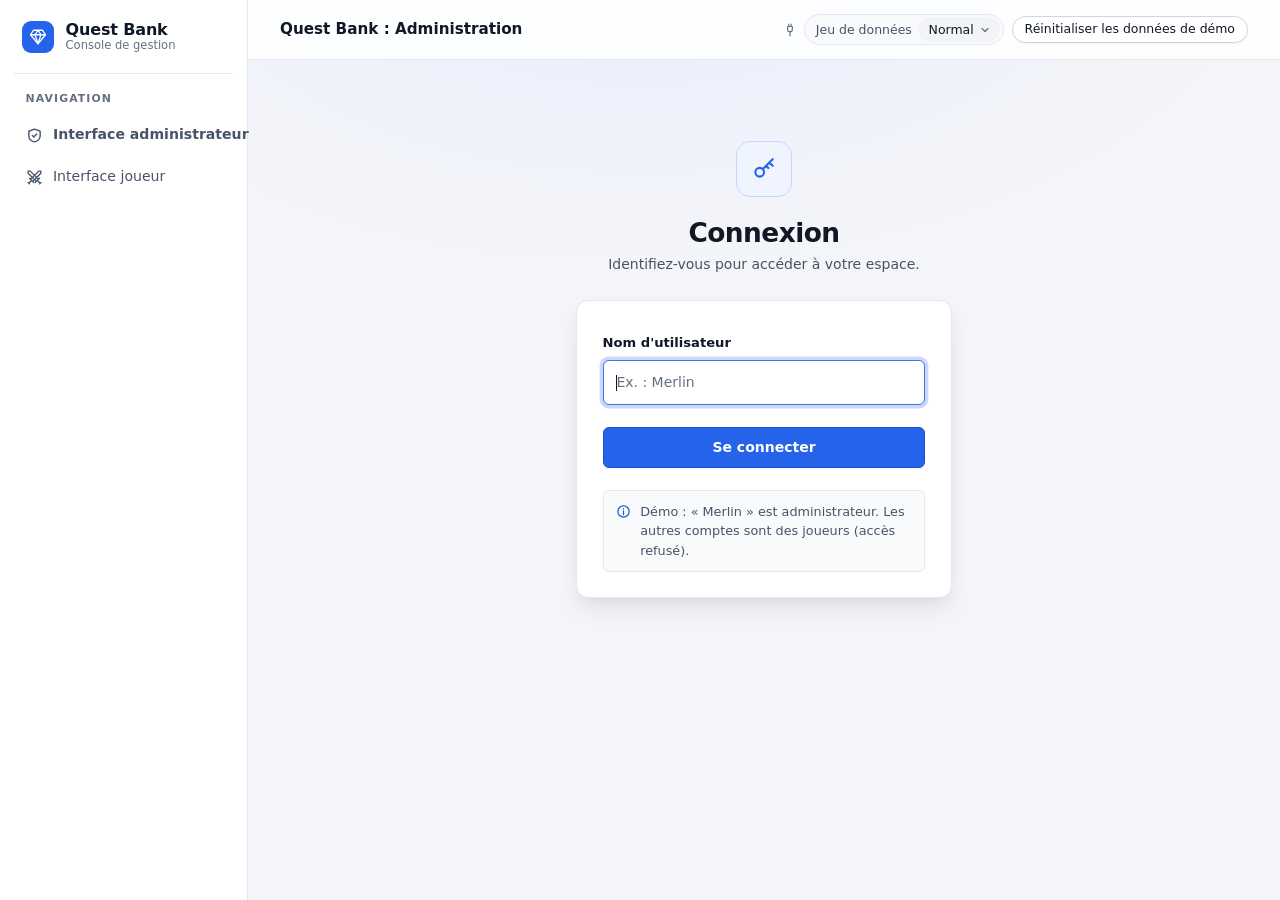
<file: index.html>
<!DOCTYPE html>
<html lang="fr">
<head>
  <meta charset="UTF-8">
  <title>Quest Bank</title>
  <meta http-equiv="refresh" content="0; url=quest-bank-admin/login.html">
  <link rel="canonical" href="quest-bank-admin/login.html">
</head>
<body>
  <p>Redirection vers <a href="quest-bank-admin/login.html">Quest Bank</a>…</p>
</body>
</html>
</file>
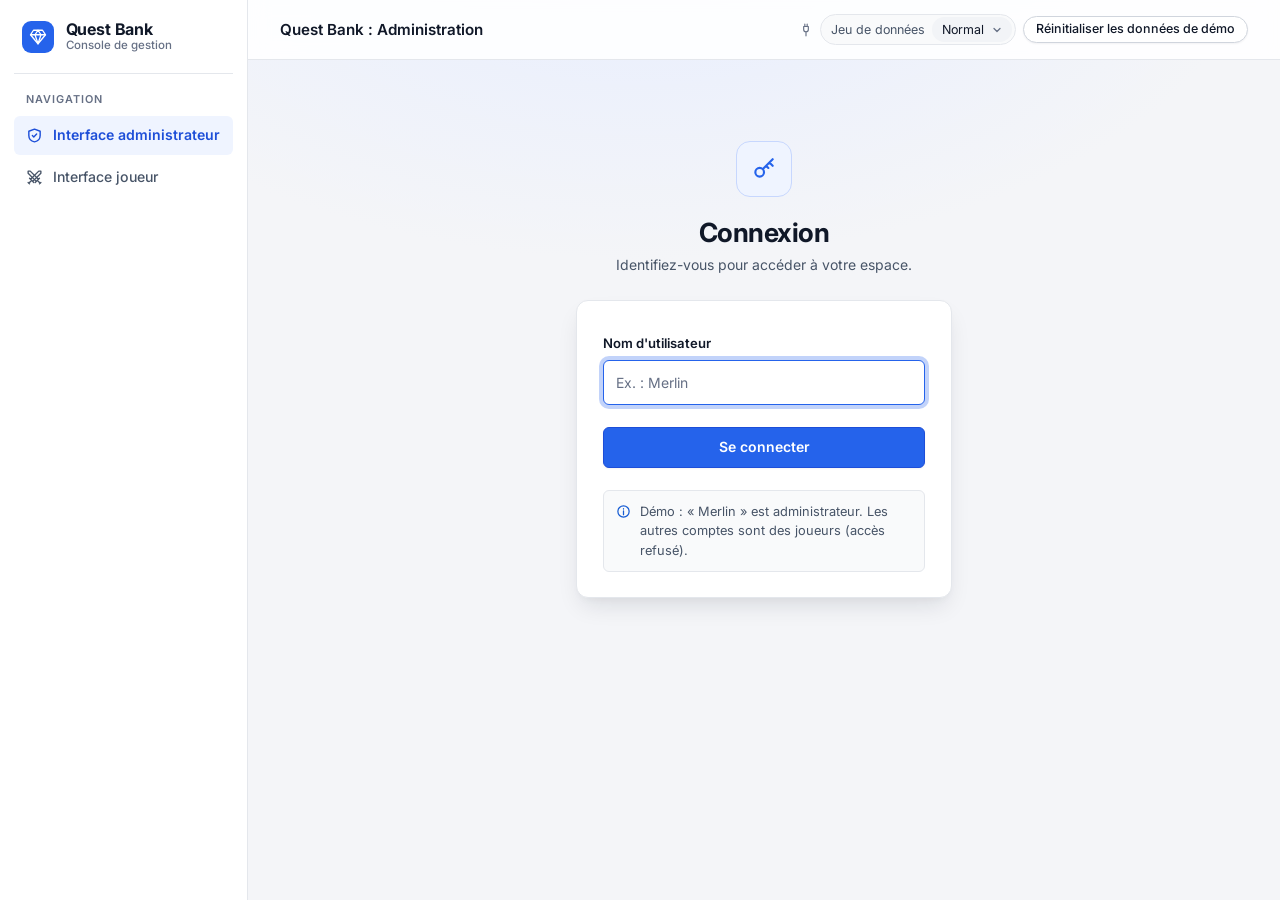
<file: quest-bank-admin/index.html>
<!DOCTYPE html>
<html lang="fr">
<head>
  <meta charset="UTF-8">
  <meta name="viewport" content="width=device-width, initial-scale=1.0">
  <title>Accueil – Quest Bank Admin</title>
  <link rel="icon" href="data:image/svg+xml,%3Csvg xmlns='http://www.w3.org/2000/svg' viewBox='0 0 24 24'%3E%3Cpath d='M6 3h12l4 6-10 12L2 9z' fill='%23e0b84c'/%3E%3C/svg%3E">
  <link rel="stylesheet" href="css/style.css">
</head>
<body class="theme-admin">
  <aside id="menu-navigation" class="menu-lateral">
    <div class="marque">
      <span class="marque-logo" aria-hidden="true"></span>
      <span class="marque-texte">Quest Bank<small>Console de gestion</small></span>
    </div>
    <p class="titre-menu">Administration</p>
    <a href="index.html" class="lien-admin actif" aria-current="page">Tableau de bord</a>
    <a href="joueurs-signales.html" class="lien-signalements">Joueurs signalés</a>
    <a href="bogues.html" class="lien-bogues">Bogues rapportés</a>
    <p class="titre-menu">Espace joueur</p>
    <a href="login.html?cible=joueur.html" class="lien-joueur">Interface joueur</a>
  </aside>
  <header id="barre"></header>
  <main>
    <div class="entete-page">
      <div>
        <p class="surtitre">Tableau de bord</p>
        <h1>Gestion des tâches administratives</h1>
        <p class="sous-titre">Choisissez une file de travail pour commencer.</p>
      </div>
    </div>
    <div id="messages"></div>
    <div class="cartes cartes-admin">
      <button type="button" id="btn-joueurs" data-page="joueurs-signales.html">Joueurs signalés</button>
      <button type="button" id="btn-bogues" data-page="bogues.html">Bogues rapportés</button>
    </div>
  </main>
  <script src="js/dataAccess.js"></script>
  <script src="js/auth.js"></script>
  <script src="js/ui.js"></script>
  <script src="js/adminService.js"></script>
  <script src="js/pageIndex.js"></script>
</body>
</html>
</file>
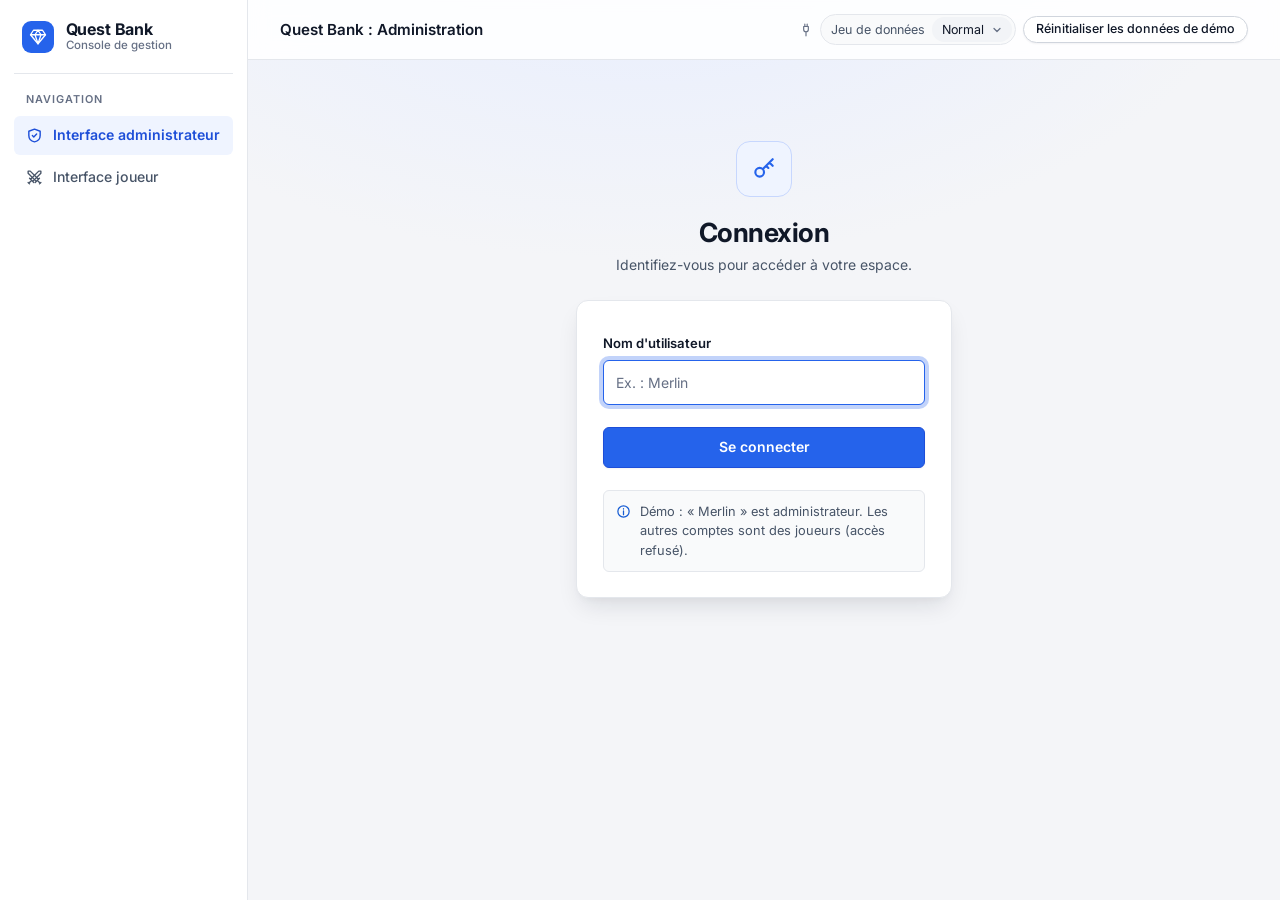
<file: quest-bank-admin/bogues.html>
<!DOCTYPE html>
<html lang="fr">
<head>
  <meta charset="UTF-8">
  <meta name="viewport" content="width=device-width, initial-scale=1.0">
  <title>Bogues rapportés – Quest Bank Admin</title>
  <link rel="icon" href="data:image/svg+xml,%3Csvg xmlns='http://www.w3.org/2000/svg' viewBox='0 0 24 24'%3E%3Cpath d='M6 3h12l4 6-10 12L2 9z' fill='%23e0b84c'/%3E%3C/svg%3E">
  <link rel="stylesheet" href="css/style.css">
</head>
<body class="theme-admin">
  <aside id="menu-navigation" class="menu-lateral">
    <div class="marque">
      <span class="marque-logo" aria-hidden="true"></span>
      <span class="marque-texte">Quest Bank<small>Console de gestion</small></span>
    </div>
    <p class="titre-menu">Administration</p>
    <a href="index.html" class="lien-admin">Tableau de bord</a>
    <a href="joueurs-signales.html" class="lien-signalements">Joueurs signalés</a>
    <a href="bogues.html" class="lien-bogues actif" aria-current="page">Bogues rapportés</a>
    <p class="titre-menu">Espace joueur</p>
    <a href="login.html?cible=joueur.html" class="lien-joueur">Interface joueur</a>
  </aside>
  <header id="barre"></header>
  <main>
    <a class="retour" href="index.html">Tableau de bord</a>
    <div class="entete-page">
      <div>
        <h1>Bogues rapportés</h1>
        <p class="sous-titre">Problèmes signalés par les joueurs depuis le jeu.</p>
      </div>
      <button type="button" id="btn-rafraichir" class="secondaire">Rafraîchir la liste</button>
    </div>
    <div id="messages"></div>

    <div class="barre-filtres">
      <label for="filtre-statut-bogue">Afficher
        <select id="filtre-statut-bogue">
          <option value="tous">Tous les bogues</option>
          <option value="nouveau">Nouveaux</option>
          <option value="en-cours">En cours</option>
          <option value="resolu">Résolus</option>
        </select>
      </label>
    </div>

    <div class="table-conteneur">
      <table id="tableau-bogues" hidden>
        <thead>
          <tr>
            <th>Titre du bogue</th>
            <th>Description du problème</th>
            <th>Joueur qui l'a signalé</th>
            <th>Date</th>
            <th>Statut</th>
          </tr>
        </thead>
        <tbody id="corps-bogues"></tbody>
      </table>
    </div>
    <p id="liste-vide" class="vide" hidden>Aucun bogue rapporté pour le moment.</p>
  </main>
  <script src="js/dataAccess.js"></script>
  <script src="js/auth.js"></script>
  <script src="js/ui.js"></script>
  <script src="js/adminService.js"></script>
  <script src="js/pageBogues.js"></script>
</body>
</html>
</file>
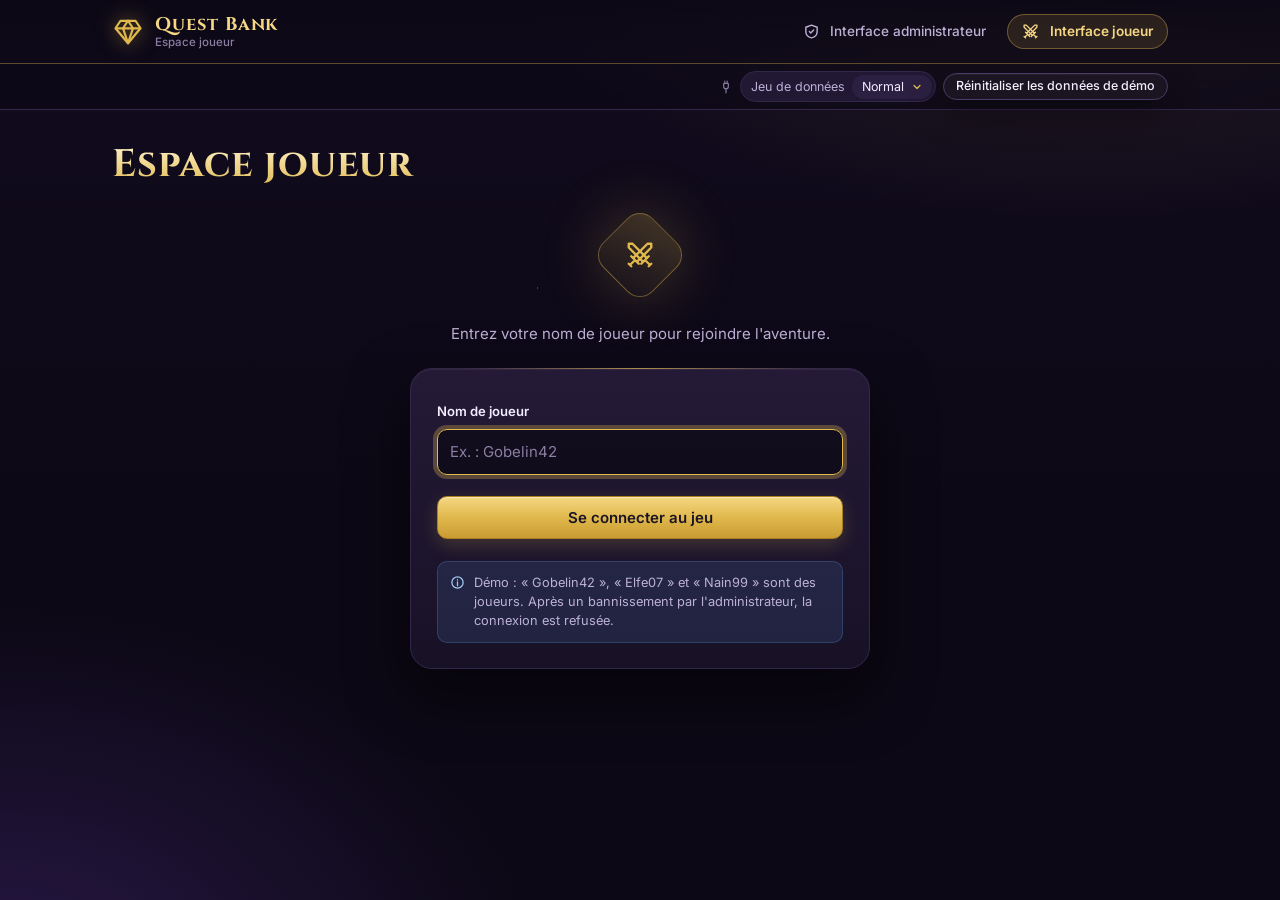
<file: quest-bank-admin/joueur.html>
<!DOCTYPE html>
<html lang="fr">
<head>
  <meta charset="UTF-8">
  <meta name="viewport" content="width=device-width, initial-scale=1.0">
  <title>Espace joueur – Quest Bank</title>
  <link rel="icon" href="data:image/svg+xml,%3Csvg xmlns='http://www.w3.org/2000/svg' viewBox='0 0 24 24'%3E%3Cpath d='M6 3h12l4 6-10 12L2 9z' fill='%23e0b84c'/%3E%3C/svg%3E">
  <link rel="stylesheet" href="css/style.css">
</head>
<body class="page-joueur theme-joueur">
  <aside id="menu-navigation" class="menu-lateral">
    <div class="marque">
      <span class="marque-logo" aria-hidden="true"></span>
      <span class="marque-texte">Quest Bank<small>Espace joueur</small></span>
    </div>
    <p class="titre-menu">Navigation</p>
    <a href="login.html?cible=index.html" class="lien-admin">Interface administrateur</a>
    <a href="joueur.html" class="actif lien-joueur">Interface joueur</a>
  </aside>
  <header id="barre"></header>
  <main>
    <h1>Espace joueur</h1>
    <div id="messages"></div>

    <!-- Vue 1 : connexion du joueur -->
    <section id="vue-connexion">
      <div class="blason blason-joueur" aria-hidden="true"></div>
      <p class="sous-titre centre">Entrez votre nom de joueur pour rejoindre l'aventure.</p>
      <form id="form-joueur">
        <label for="nom-joueur">Nom de joueur</label>
        <input type="text" id="nom-joueur" name="nom" autocomplete="off" placeholder="Ex. : Gobelin42" autofocus>
        <button type="submit" id="btn-connexion-joueur">Se connecter au jeu</button>
        <p class="aide">Démo : « Gobelin42 », « Elfe07 » et « Nain99 » sont des joueurs. Après un bannissement par l'administrateur, la connexion est refusée.</p>
      </form>
    </section>

    <!-- Vue 2 : joueur connecté (accessible seulement si le compte est actif) -->
    <section id="vue-jeu" hidden>
      <div class="banniere">
        <span class="avatar" aria-hidden="true"></span>
        <p id="bienvenue"></p>
      </div>

      <div class="grille-jeu">
        <div class="colonne">
          <div class="cartes cartes-jeu">
            <button type="button" id="btn-quete">Partir en quête</button>
          </div>

          <div class="panneau zone-compte">
            <h2>Mon compte</h2>
            <p class="sous-titre">Quitter la partie ou supprimer définitivement votre compte.</p>
            <div class="actions-compte">
              <button type="button" id="btn-deconnexion-joueur" class="secondaire">Se déconnecter</button>
              <button type="button" id="btn-supprimer-compte" class="danger">Supprimer mon compte</button>
            </div>
          </div>
        </div>

        <form id="form-bogue">
          <h2>Signaler un bogue</h2>
          <p class="sous-titre">Un problème en jeu ? Décrivez-le à l'administrateur.</p>
          <label for="titre-bogue">Titre du bogue</label>
          <input type="text" id="titre-bogue" name="titre" placeholder="Ex. : bouton Payer grisé" autocomplete="off">
          <label for="description-bogue">Description du bogue rencontré</label>
          <input type="text" id="description-bogue" name="description" placeholder="Ex. : le bouton Payer reste grisé" autocomplete="off">
          <button type="submit" id="btn-signaler-bogue">Signaler le bogue à l'administrateur</button>
          <p class="aide">Le texte est transmis tel quel à l'administrateur. Toute tentative d'injection JavaScript ou SQL est signalée automatiquement comme cyberattaque.</p>
        </form>
      </div>

      <!-- Historique des parties : joueurs rencontrés + signalement d'un joueur -->
      <section id="historique" class="panneau panneau-historique" aria-labelledby="titre-historique">
        <div class="entete-section">
          <div>
            <h2 id="titre-historique">Historique des parties</h2>
            <p class="sous-titre">Retrouvez les joueurs avec qui vous avez joué. Un comportement inapproprié ? Utilisez le drapeau à côté de son nom.</p>
          </div>
          <span id="compteur-parties" class="pastille"></span>
        </div>

        <div id="joueurs-rencontres" class="rencontres" hidden>
          <p class="partie-libelle">Joueurs rencontrés</p>
          <ul id="liste-rencontres" class="liste-rencontres"></ul>
        </div>

        <div id="liste-parties" class="liste-parties"></div>
        <p id="historique-vide" class="vide" hidden>Vous n'avez encore joué aucune partie.</p>
      </section>
    </section>
  </main>
  <script src="js/dataAccess.js"></script>
  <script src="js/auth.js"></script>
  <script src="js/ui.js"></script>
  <script src="js/joueurService.js"></script>
  <script src="js/pageJoueur.js"></script>
</body>
</html>
</file>
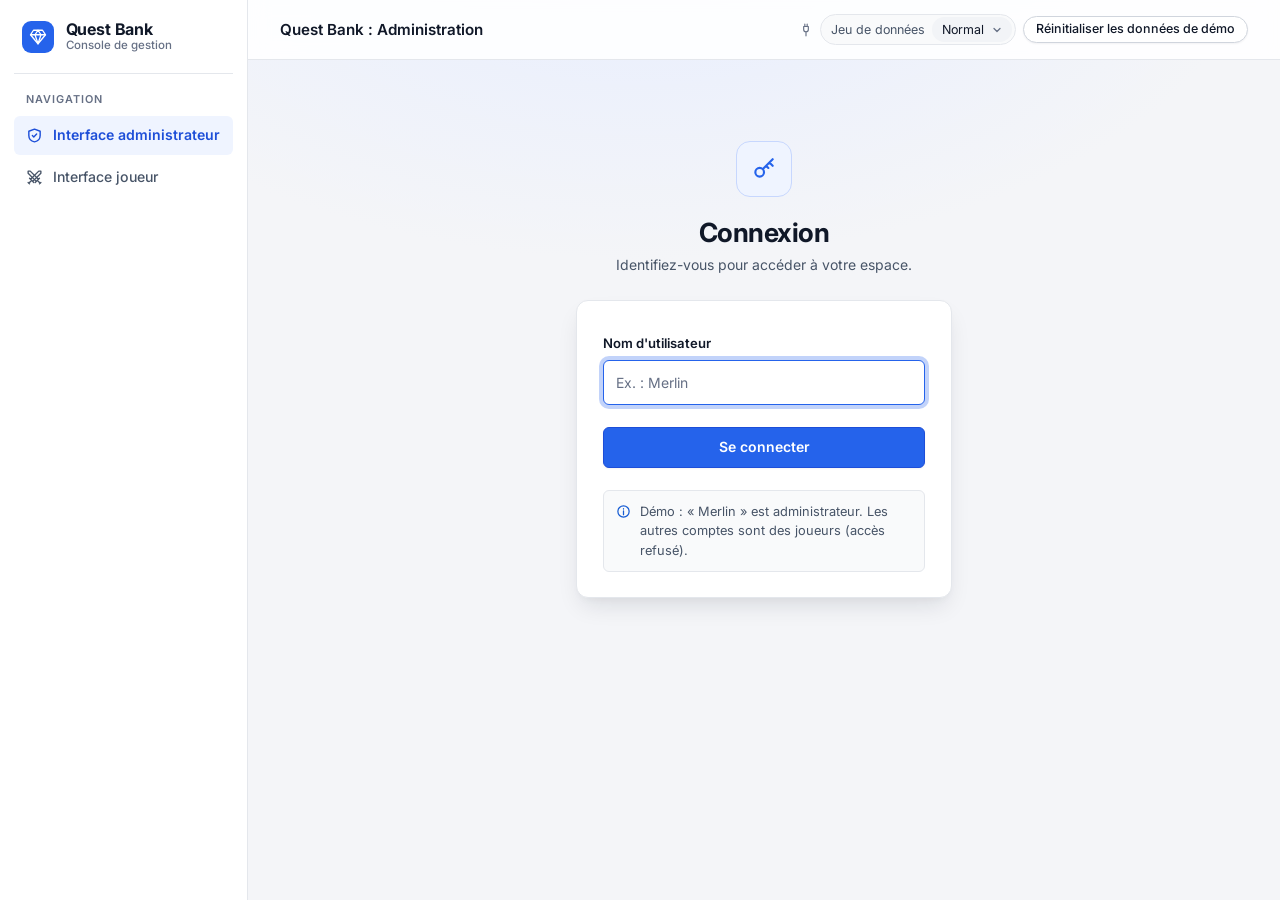
<file: quest-bank-admin/joueurs-signales.html>
<!DOCTYPE html>
<html lang="fr">
<head>
  <meta charset="UTF-8">
  <meta name="viewport" content="width=device-width, initial-scale=1.0">
  <title>Joueurs signalés – Quest Bank Admin</title>
  <link rel="icon" href="data:image/svg+xml,%3Csvg xmlns='http://www.w3.org/2000/svg' viewBox='0 0 24 24'%3E%3Cpath d='M6 3h12l4 6-10 12L2 9z' fill='%23e0b84c'/%3E%3C/svg%3E">
  <link rel="stylesheet" href="css/style.css">
</head>
<body class="theme-admin">
  <aside id="menu-navigation" class="menu-lateral">
    <div class="marque">
      <span class="marque-logo" aria-hidden="true"></span>
      <span class="marque-texte">Quest Bank<small>Console de gestion</small></span>
    </div>
    <p class="titre-menu">Administration</p>
    <a href="index.html" class="lien-admin">Tableau de bord</a>
    <a href="joueurs-signales.html" class="lien-signalements actif" aria-current="page">Joueurs signalés</a>
    <a href="bogues.html" class="lien-bogues">Bogues rapportés</a>
    <p class="titre-menu">Espace joueur</p>
    <a href="login.html?cible=joueur.html" class="lien-joueur">Interface joueur</a>
  </aside>
  <header id="barre"></header>
  <main>
    <a class="retour" href="index.html">Tableau de bord</a>
    <div class="entete-page">
      <div>
        <h1>Joueurs signalés</h1>
        <p class="sous-titre">Examinez les signalements envoyés par les joueurs et bannissez les joueurs fautifs.</p>
      </div>
      <button type="button" id="btn-rafraichir" class="secondaire">Rafraîchir la liste</button>
    </div>
    <div id="messages"></div>

    <div class="barre-filtres">
      <label for="filtre-statut">Afficher
        <select id="filtre-statut">
          <option value="tous">Tous les signalements</option>
          <option value="nouveau">Nouveaux</option>
          <option value="en-examen">En examen</option>
          <option value="traite">Traités</option>
          <option value="rejete">Rejetés</option>
        </select>
      </label>
      <span id="compteur-signalements" class="pastille"></span>
    </div>

    <div class="table-conteneur">
      <table id="tableau-joueurs" hidden>
        <thead>
          <tr>
            <th>Joueur signalé</th>
            <th>Motif du signalement</th>
            <th>Signalé par</th>
            <th>Partie</th>
            <th>Reçu le</th>
            <th>Suivi</th>
            <th>Action</th>
          </tr>
        </thead>
        <tbody id="corps-joueurs"></tbody>
      </table>
    </div>
    <p id="liste-vide" class="vide" hidden>Aucun joueur signalé pour le moment.</p>
  </main>
  <script src="js/dataAccess.js"></script>
  <script src="js/auth.js"></script>
  <script src="js/ui.js"></script>
  <script src="js/adminService.js"></script>
  <script src="js/pageJoueursSignales.js"></script>
</body>
</html>
</file>
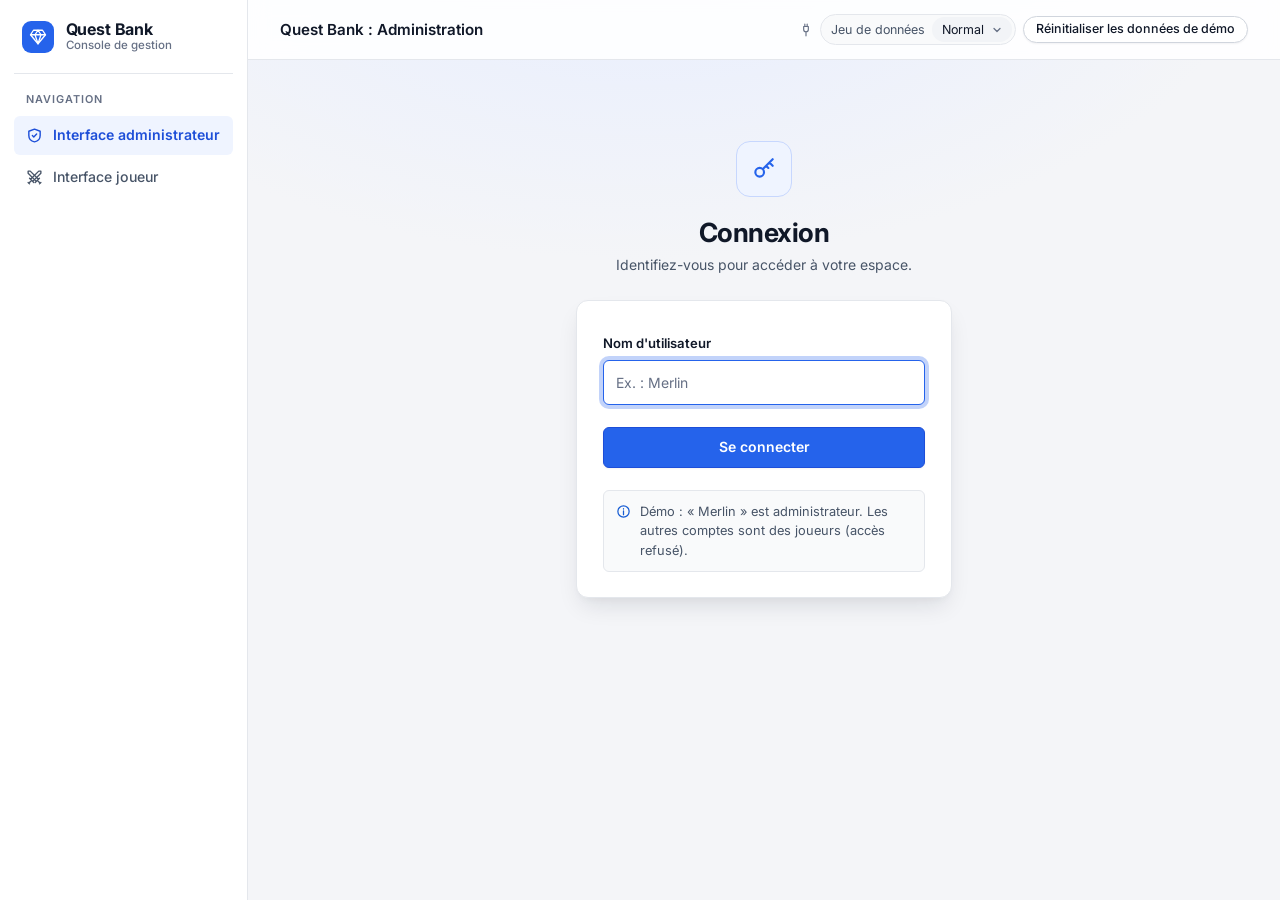
<file: quest-bank-admin/login.html>
<!DOCTYPE html>
<html lang="fr">
<head>
  <meta charset="UTF-8">
  <meta name="viewport" content="width=device-width, initial-scale=1.0">
  <title>Connexion – Quest Bank Admin</title>
  <link rel="icon" href="data:image/svg+xml,%3Csvg xmlns='http://www.w3.org/2000/svg' viewBox='0 0 24 24'%3E%3Cpath d='M6 3h12l4 6-10 12L2 9z' fill='%23e0b84c'/%3E%3C/svg%3E">
  <link rel="stylesheet" href="css/style.css">
</head>
<body class="page-auth theme-admin">
  <aside id="menu-navigation" class="menu-lateral">
    <div class="marque">
      <span class="marque-logo" aria-hidden="true"></span>
      <span class="marque-texte">Quest Bank<small>Console de gestion</small></span>
    </div>
    <p class="titre-menu">Navigation</p>
    <a href="login.html?cible=index.html" class="lien-admin">Interface administrateur</a>
    <a href="login.html?cible=joueur.html" class="lien-joueur">Interface joueur</a>
  </aside>
  <header id="barre"></header>
  <main>
    <div class="blason" aria-hidden="true"></div>
    <h1>Connexion</h1>
    <p class="sous-titre">Identifiez-vous pour accéder à votre espace.</p>
    <div id="messages"></div>
    <form id="form-login">
      <label for="nom">Nom d'utilisateur</label>
      <input type="text" id="nom" name="nom" autocomplete="off" placeholder="Ex. : Merlin" autofocus>
      <button type="submit">Se connecter</button>
      <p class="aide">Démo : « Merlin » est administrateur. Les autres comptes sont des joueurs (accès refusé).</p>
    </form>
  </main>
  <script src="js/dataAccess.js"></script>
  <script src="js/auth.js"></script>
  <script src="js/ui.js"></script>
  <script src="js/pageLogin.js"></script>
</body>
</html>
</file>
<file: quest-bank-admin/css/style.css>
/* style.css (socle) : deux identités visuelles sur un même jeu de composants.
   body.theme-admin  : « Console »  — clair, sobre, dense, accent bleu (outil de travail).
   body.theme-joueur : « Aventure » — sombre, immersif, or et violet (univers du jeu).
   Les composants ci-dessous n'utilisent que des variables (--surface, --accent...) : chaque thème les redéfinit. */
@import url("https://fonts.googleapis.com/css2?family=Cinzel:wght@600;700;800&family=Inter:wght@400;500;600;700&display=swap");

/* ==========================================================================
   1. Jetons communs (icônes, typographie)
   ========================================================================== */
:root {
  --corps-font: "Inter", "Segoe UI", system-ui, -apple-system, sans-serif;
  --fantasy-font: "Cinzel", Georgia, "Times New Roman", serif;

  /* Icônes (masques SVG, colorées par currentColor) */
  --i-gemme: url("data:image/svg+xml;utf8,<svg xmlns='http://www.w3.org/2000/svg' viewBox='0 0 24 24' fill='none' stroke='black' stroke-width='1.8' stroke-linejoin='round'><path d='M6 3h12l4 6-10 12L2 9z'/><path d='M2 9h20M12 21L8 9l4-6 4 6z'/></svg>");
  --i-bouclier: url("data:image/svg+xml;utf8,<svg xmlns='http://www.w3.org/2000/svg' viewBox='0 0 24 24' fill='none' stroke='black' stroke-width='2' stroke-linecap='round' stroke-linejoin='round'><path d='M12 3l8 3v6c0 5-3.5 8-8 9-4.5-1-8-4-8-9V6z'/><path d='M9 12l2 2 4-4'/></svg>");
  --i-joueur: url("data:image/svg+xml;utf8,<svg xmlns='http://www.w3.org/2000/svg' viewBox='0 0 24 24' fill='none' stroke='black' stroke-width='2' stroke-linecap='round' stroke-linejoin='round'><circle cx='12' cy='8' r='4'/><path d='M4 21c0-4 3.6-6 8-6s8 2 8 6'/></svg>");
  --i-drapeau: url("data:image/svg+xml;utf8,<svg xmlns='http://www.w3.org/2000/svg' viewBox='0 0 24 24' fill='none' stroke='black' stroke-width='2' stroke-linecap='round' stroke-linejoin='round'><path d='M5 21V4'/><path d='M5 4h12l-2.5 4.5L17 13H5'/></svg>");
  --i-bogue: url("data:image/svg+xml;utf8,<svg xmlns='http://www.w3.org/2000/svg' viewBox='0 0 24 24' fill='none' stroke='black' stroke-width='2' stroke-linecap='round' stroke-linejoin='round'><rect x='7' y='8' width='10' height='12' rx='5'/><path d='M12 12v8M9 5l1.5 2.5M15 5l-1.5 2.5M3 13h4M17 13h4M4 8l3 2M20 8l-3 2M4 19l3-2M20 19l-3-2'/></svg>");
  --i-boussole: url("data:image/svg+xml;utf8,<svg xmlns='http://www.w3.org/2000/svg' viewBox='0 0 24 24' fill='none' stroke='black' stroke-width='2' stroke-linecap='round' stroke-linejoin='round'><circle cx='12' cy='12' r='9'/><path d='M15.5 8.5l-2 5-5 2 2-5z'/></svg>");
  --i-sortie: url("data:image/svg+xml;utf8,<svg xmlns='http://www.w3.org/2000/svg' viewBox='0 0 24 24' fill='none' stroke='black' stroke-width='2' stroke-linecap='round' stroke-linejoin='round'><path d='M14 4h5v16h-5M10 8l-4 4 4 4M6 12h10'/></svg>");
  --i-corbeille: url("data:image/svg+xml;utf8,<svg xmlns='http://www.w3.org/2000/svg' viewBox='0 0 24 24' fill='none' stroke='black' stroke-width='2' stroke-linecap='round' stroke-linejoin='round'><path d='M4 7h16M9 7V4h6v3M6 7l1 13h10l1-13M10 11v5M14 11v5'/></svg>");
  --i-rafraichir: url("data:image/svg+xml;utf8,<svg xmlns='http://www.w3.org/2000/svg' viewBox='0 0 24 24' fill='none' stroke='black' stroke-width='2' stroke-linecap='round' stroke-linejoin='round'><path d='M20 12a8 8 0 1 1-2.3-5.7'/><path d='M20 4v5h-5'/></svg>");
  --i-ok: url("data:image/svg+xml;utf8,<svg xmlns='http://www.w3.org/2000/svg' viewBox='0 0 24 24' fill='none' stroke='black' stroke-width='2' stroke-linecap='round' stroke-linejoin='round'><circle cx='12' cy='12' r='9'/><path d='M8 12l3 3 5-6'/></svg>");
  --i-alerte: url("data:image/svg+xml;utf8,<svg xmlns='http://www.w3.org/2000/svg' viewBox='0 0 24 24' fill='none' stroke='black' stroke-width='2' stroke-linecap='round' stroke-linejoin='round'><path d='M12 3l10 18H2z'/><path d='M12 10v5M12 18v.5'/></svg>");
  --i-info: url("data:image/svg+xml;utf8,<svg xmlns='http://www.w3.org/2000/svg' viewBox='0 0 24 24' fill='none' stroke='black' stroke-width='2' stroke-linecap='round' stroke-linejoin='round'><circle cx='12' cy='12' r='9'/><path d='M12 11v6M12 7.5v.5'/></svg>");
  --i-vide: url("data:image/svg+xml;utf8,<svg xmlns='http://www.w3.org/2000/svg' viewBox='0 0 24 24' fill='none' stroke='black' stroke-width='1.6' stroke-linecap='round' stroke-linejoin='round'><path d='M3 13l3-8h12l3 8v6H3z'/><path d='M3 13h5l1 3h6l1-3h5'/></svg>");
  --i-retour: url("data:image/svg+xml;utf8,<svg xmlns='http://www.w3.org/2000/svg' viewBox='0 0 24 24' fill='none' stroke='black' stroke-width='2.2' stroke-linecap='round' stroke-linejoin='round'><path d='M15 6l-6 6 6 6'/></svg>");
  --i-cle: url("data:image/svg+xml;utf8,<svg xmlns='http://www.w3.org/2000/svg' viewBox='0 0 24 24' fill='none' stroke='black' stroke-width='2' stroke-linecap='round' stroke-linejoin='round'><circle cx='8' cy='15' r='4'/><path d='M11 12l9-9M17 6l3 3M14 9l2 2'/></svg>");
  --i-outils: url("data:image/svg+xml;utf8,<svg xmlns='http://www.w3.org/2000/svg' viewBox='0 0 24 24' fill='none' stroke='black' stroke-width='2' stroke-linecap='round' stroke-linejoin='round'><path d='M10 2v4M14 2v4M8 6h8v5a4 4 0 0 1-8 0zM12 15v7'/></svg>");
  --i-epees: url("data:image/svg+xml;utf8,<svg xmlns='http://www.w3.org/2000/svg' viewBox='0 0 24 24' fill='none' stroke='black' stroke-width='1.9' stroke-linecap='round' stroke-linejoin='round'><path d='M14.5 17.5L3 6V3h3l11.5 11.5M13 19l6-6M16 16l4 4M19 21l2-2'/><path d='M9.5 17.5L21 6V3h-3L6.5 14.5M11 19l-6-6M8 16l-4 4M5 21l-2-2'/></svg>");
  --i-sablier: url("data:image/svg+xml;utf8,<svg xmlns='http://www.w3.org/2000/svg' viewBox='0 0 24 24' fill='none' stroke='black' stroke-width='2' stroke-linecap='round' stroke-linejoin='round'><path d='M6 2h12M6 22h12M7 2c0 6 10 6 10 10S7 16 7 22M17 2c0 6-10 6-10 10s10 4 10 10'/></svg>");
}

/* ==========================================================================
   2. Thème « Console » (administration) — valeurs par défaut
   ========================================================================== */
:root,
.theme-admin {
  --fond: #f4f5f8;
  --surface: #ffffff;
  --surface-2: #f9fafb;
  --surface-3: #f2f4f7;
  --bord: #e4e7ec;
  --bord-fort: #d0d5dd;
  --texte: #101828;
  --texte-doux: #475467;
  --texte-pale: #667085;

  --accent: #2563eb;
  --accent-fort: #1d4ed8;
  --accent-doux: #eff4ff;
  --accent-bord: #c7d7fe;
  --accent-texte: #ffffff;
  --accent-lien: #1d4ed8;
  --focus: rgba(37, 99, 235, 0.28);

  --danger: #d92d20;
  --danger-fort: #b42318;
  --danger-doux: #fef3f2;
  --danger-bord: #fecdca;
  --danger-texte: #b42318;
  --succes-doux: #ecfdf3;
  --succes-bord: #abefc6;
  --succes-texte: #067647;
  --info-doux: #eff8ff;
  --info-bord: #b2ddff;
  --info-texte: #175cd3;
  --warn-doux: #fffaeb;
  --warn-bord: #fedf89;
  --warn-texte: #b54708;
  --neutre-doux: #f2f4f7;
  --neutre-bord: #e4e7ec;
  --neutre-texte: #344054;

  --rayon-s: 6px;
  --rayon: 10px;
  --rayon-l: 12px;
  --ombre: 0 1px 2px rgba(16, 24, 40, 0.05);
  --ombre-forte: 0 12px 24px -6px rgba(16, 24, 40, 0.12), 0 4px 8px -4px rgba(16, 24, 40, 0.05);
  --titre-font: var(--corps-font);
  --menu-l: 248px;
  --contenu-max: 1200px;
  --fleche-select: url("data:image/svg+xml;utf8,<svg xmlns='http://www.w3.org/2000/svg' viewBox='0 0 24 24' fill='none' stroke='%23667085' stroke-width='2.5' stroke-linecap='round' stroke-linejoin='round'><path d='M6 9l6 6 6-6'/></svg>");
  color-scheme: light;
}

/* ==========================================================================
   3. Thème « Aventure » (joueur)
   ========================================================================== */
.theme-joueur {
  --fond: #0c0815;
  --surface: #1a1328;
  --surface-2: #211834;
  --surface-3: #2b2041;
  --bord: #33274a;
  --bord-fort: #4a3b68;
  --texte: #f3ecff;
  --texte-doux: #bdb1d6;
  --texte-pale: #8a7ea3;

  --accent: #e0b84c;
  --accent-fort: #f5d784;
  --accent-doux: rgba(224, 184, 76, 0.12);
  --accent-bord: rgba(224, 184, 76, 0.38);
  --accent-texte: #1b1424;
  --accent-lien: #f5d784;
  --focus: rgba(224, 184, 76, 0.3);

  --danger: #e0524a;
  --danger-fort: #c23e36;
  --danger-doux: rgba(224, 82, 74, 0.14);
  --danger-bord: rgba(224, 82, 74, 0.45);
  --danger-texte: #ff9b92;
  --succes-doux: rgba(61, 178, 122, 0.14);
  --succes-bord: rgba(61, 178, 122, 0.45);
  --succes-texte: #86e7b3;
  --info-doux: rgba(85, 145, 216, 0.14);
  --info-bord: rgba(85, 145, 216, 0.45);
  --info-texte: #a6caf5;
  --warn-doux: rgba(224, 184, 76, 0.14);
  --warn-bord: rgba(224, 184, 76, 0.45);
  --warn-texte: #f5d784;
  --neutre-doux: rgba(255, 255, 255, 0.05);
  --neutre-bord: #4a3b68;
  --neutre-texte: #bdb1d6;

  --rayon-s: 10px;
  --rayon: 16px;
  --rayon-l: 22px;
  --ombre: 0 1px 0 rgba(255, 255, 255, 0.04) inset, 0 14px 34px rgba(0, 0, 0, 0.38);
  --ombre-forte: 0 1px 0 rgba(255, 255, 255, 0.06) inset, 0 24px 60px rgba(0, 0, 0, 0.55);
  --titre-font: var(--fantasy-font);
  --contenu-max: 1120px;
  --fleche-select: url("data:image/svg+xml;utf8,<svg xmlns='http://www.w3.org/2000/svg' viewBox='0 0 24 24' fill='none' stroke='%23e0b84c' stroke-width='2.5' stroke-linecap='round' stroke-linejoin='round'><path d='M6 9l6 6 6-6'/></svg>");
  color-scheme: dark;
}

/* ==========================================================================
   4. Base
   ========================================================================== */
* { box-sizing: border-box; }
[hidden] { display: none !important; }
html { scroll-behavior: smooth; }

body {
  margin: 0;
  min-height: 100vh;
  background: var(--fond);
  color: var(--texte);
  font-family: var(--corps-font);
  font-size: 14px;
  line-height: 1.55;
  -webkit-font-smoothing: antialiased;
}
::selection { background: var(--accent); color: var(--accent-texte); }
a { color: var(--accent-lien); }

/* Utilitaire d'icône : un ::before masqué, coloré par currentColor */
.menu-lateral a::before,
.marque-logo::before,
.blason::before,
.avatar::before,
.retour::before,
.cartes button::before,
#btn-rafraichir::before,
#btn-deconnexion-joueur::before,
#btn-supprimer-compte::before,
.msg::before,
.vide::before,
.aide::before,
.outils::before,
.btn-signaler::before,
.barre-filtres label::before,
.alerte-bogues::before,
.partie-meta time::before {
  content: "";
  display: inline-block;
  flex: none;
  background: currentColor;
  -webkit-mask: var(--ico) center / contain no-repeat;
  mask: var(--ico) center / contain no-repeat;
}

h1 {
  margin: 0;
  color: var(--texte);
  font-family: var(--titre-font);
  font-size: 1.65rem;
  font-weight: 700;
  line-height: 1.2;
  letter-spacing: -0.02em;
}
h2 {
  margin: 0;
  font-family: var(--titre-font);
  font-size: 1.05rem;
  font-weight: 600;
  color: var(--texte);
  letter-spacing: -0.01em;
}
h3 {
  margin: 0;
  font-family: var(--corps-font);
  font-size: 0.98rem;
  font-weight: 600;
  line-height: 1.35;
  color: var(--texte);
}

.surtitre {
  margin: 0 0 0.35rem;
  color: var(--accent);
  font-size: 0.72rem;
  font-weight: 600;
  letter-spacing: 0.12em;
  text-transform: uppercase;
}
.sous-titre { margin: 0.35rem 0 0; color: var(--texte-doux); }
.sous-titre.centre { text-align: center; }

main { max-width: var(--contenu-max); margin: 2rem auto 4rem; padding: 0 2rem; }

.entete-page {
  display: flex;
  flex-wrap: wrap;
  align-items: flex-end;
  justify-content: space-between;
  gap: 1rem;
  margin-bottom: 1.5rem;
}

.retour {
  --ico: var(--i-retour);
  display: inline-flex;
  align-items: center;
  gap: 0.25rem;
  margin-bottom: 0.9rem;
  color: var(--texte-pale);
  font-size: 0.82rem;
  font-weight: 500;
  text-decoration: none;
  transition: color 0.15s;
}
.retour::before { width: 15px; height: 15px; transition: transform 0.15s; }
.retour:hover { color: var(--accent-lien); }
.retour:hover::before { transform: translateX(-3px); }

/* ==========================================================================
   5. Navigation latérale + barre d'outils
   ========================================================================== */
.menu-lateral {
  position: fixed;
  inset: 0 auto 0 0;
  width: var(--menu-l);
  padding: 1.25rem 0.9rem;
  display: flex;
  flex-direction: column;
  gap: 0.15rem;
  z-index: 20;
  background: var(--surface);
  border-right: 1px solid var(--bord);
}
.marque {
  display: flex;
  align-items: center;
  gap: 0.7rem;
  padding: 0 0.5rem 1.25rem;
  margin-bottom: 0.9rem;
  border-bottom: 1px solid var(--bord);
}
.marque-logo {
  --ico: var(--i-gemme);
  display: grid;
  place-items: center;
  flex: none;
  width: 32px;
  height: 32px;
  border-radius: 9px;
  background: var(--accent);
  color: #fff;
}
.marque-logo::before { width: 18px; height: 18px; }
.marque-texte {
  display: flex;
  flex-direction: column;
  font-family: var(--titre-font);
  font-weight: 700;
  font-size: 1rem;
  line-height: 1.2;
  color: var(--texte);
  letter-spacing: -0.01em;
}
.marque-texte small {
  font-family: var(--corps-font);
  font-size: 0.72rem;
  font-weight: 500;
  letter-spacing: 0;
  color: var(--texte-pale);
}
.menu-lateral .titre-menu {
  margin: 0 0 0.35rem;
  padding: 0 0.7rem;
  color: var(--texte-pale);
  font-size: 0.68rem;
  font-weight: 600;
  letter-spacing: 0.1em;
  text-transform: uppercase;
}
.menu-lateral a {
  position: relative;
  display: flex;
  align-items: center;
  gap: 0.65rem;
  padding: 0.55rem 0.7rem;
  border-radius: var(--rayon-s);
  color: var(--texte-doux);
  text-decoration: none;
  font-size: 0.88rem;
  font-weight: 500;
  white-space: nowrap;
  transition: background 0.15s, color 0.15s;
}
.menu-lateral a::before { width: 17px; height: 17px; }
.menu-lateral a.lien-admin { --ico: var(--i-bouclier); }
.menu-lateral a.lien-joueur { --ico: var(--i-epees); }
.menu-lateral a.lien-signalements { --ico: var(--i-drapeau); }
.menu-lateral a.lien-bogues { --ico: var(--i-bogue); }
.menu-lateral .titre-menu ~ .titre-menu { margin-top: 1.1rem; }
.menu-lateral a:hover { background: var(--surface-3); color: var(--texte); }
.menu-lateral a:focus-visible { outline: 2px solid var(--accent); outline-offset: 2px; }
.menu-lateral a.actif { background: var(--accent-doux); color: var(--accent-lien); font-weight: 600; }

header#barre {
  position: sticky;
  top: 0;
  z-index: 10;
  display: flex;
  flex-wrap: wrap;
  gap: 0.6rem 1.25rem;
  align-items: center;
  justify-content: space-between;
  min-height: 60px;
  padding: 0.6rem 2rem;
  background: color-mix(in srgb, var(--surface) 88%, transparent);
  backdrop-filter: blur(10px);
  -webkit-backdrop-filter: blur(10px);
  border-bottom: 1px solid var(--bord);
}
header .titre {
  color: var(--texte);
  font-family: var(--titre-font);
  font-size: 0.95rem;
  font-weight: 600;
  text-decoration: none;
}
header .titre:hover { color: var(--accent-lien); }
header .outils {
  --ico: var(--i-outils);
  display: flex;
  flex-wrap: wrap;
  gap: 0.45rem;
  align-items: center;
  font-size: 0.78rem;
  color: var(--texte-doux);
}
header .outils::before { width: 14px; height: 14px; color: var(--texte-pale); }
header .outils label {
  display: inline-flex;
  align-items: center;
  gap: 0.4rem;
  padding: 0.15rem 0.2rem 0.15rem 0.65rem;
  background: var(--surface-2);
  border: 1px solid var(--bord);
  border-radius: 999px;
}
header .outils label select { border: none; background-color: var(--surface-3); border-radius: 999px; padding: 0.15rem 1.6rem 0.15rem 0.65rem; font-size: 0.78rem; }
header .outils button.secondaire { border-radius: 999px; font-size: 0.78rem; padding: 0.32rem 0.75rem; }
header .qui {
  display: inline-flex;
  align-items: center;
  gap: 0.45rem;
  padding: 0.25rem 0.7rem;
  border-radius: 999px;
  background: var(--succes-doux);
  border: 1px solid var(--succes-bord);
  color: var(--succes-texte);
  font-weight: 600;
}
header .qui::before { content: ""; width: 7px; height: 7px; border-radius: 50%; background: currentColor; }

/* ==========================================================================
   6. Boutons et champs
   ========================================================================== */
button {
  display: inline-flex;
  align-items: center;
  justify-content: center;
  gap: 0.45rem;
  cursor: pointer;
  border: 1px solid var(--accent-fort);
  background: var(--accent);
  color: var(--accent-texte);
  padding: 0.6rem 1.1rem;
  border-radius: var(--rayon-s);
  font: inherit;
  font-weight: 600;
  line-height: 1.2;
  box-shadow: var(--ombre);
  transition: transform 0.12s, box-shadow 0.15s, filter 0.15s, background 0.15s, border-color 0.15s, color 0.15s;
}
button:hover { background: var(--accent-fort); }
button:active { transform: translateY(1px); }
button:focus-visible { outline: none; box-shadow: 0 0 0 4px var(--focus); }
button:disabled,
button:disabled:hover { cursor: not-allowed; opacity: 0.5; transform: none; box-shadow: none; }

button.secondaire {
  background: var(--surface);
  color: var(--texte);
  border-color: var(--bord-fort);
  font-weight: 500;
}
button.secondaire:hover { background: var(--surface-3); }

button.danger { background: var(--danger); border-color: var(--danger-fort); color: #fff; }
button.danger:hover { background: var(--danger-fort); }

#btn-rafraichir { --ico: var(--i-rafraichir); font-size: 0.85rem; padding: 0.5rem 0.9rem; }
#btn-rafraichir::before { width: 15px; height: 15px; transition: transform 0.4s; }
#btn-rafraichir:hover::before { transform: rotate(180deg); }

select {
  -webkit-appearance: none;
  appearance: none;
  background: var(--surface) var(--fleche-select) right 0.55rem center / 12px no-repeat;
  color: var(--texte);
  border: 1px solid var(--bord-fort);
  border-radius: var(--rayon-s);
  padding: 0.35rem 1.8rem 0.35rem 0.65rem;
  font: inherit;
  cursor: pointer;
  transition: border-color 0.15s, box-shadow 0.15s;
}
select:hover { border-color: var(--texte-pale); }
select:focus-visible { outline: none; border-color: var(--accent); box-shadow: 0 0 0 4px var(--focus); }
select option { background: var(--surface); color: var(--texte); }
.select-statut-bogue,
.select-statut { min-width: 8.5rem; font-size: 0.84rem; }

input[type="text"] {
  width: 100%;
  padding: 0.65rem 0.8rem;
  border-radius: var(--rayon-s);
  border: 1px solid var(--bord-fort);
  background: var(--surface);
  color: var(--texte);
  font: inherit;
  transition: border-color 0.15s, box-shadow 0.15s;
}
input[type="text"]::placeholder { color: var(--texte-pale); }
input[type="text"]:hover { border-color: var(--texte-pale); }
input[type="text"]:focus { outline: none; border-color: var(--accent); box-shadow: 0 0 0 4px var(--focus); }

/* ==========================================================================
   7. Cartes (gros boutons de navigation / d'action)
   ========================================================================== */
.cartes { display: grid; grid-template-columns: repeat(auto-fit, minmax(280px, 1fr)); gap: 1rem; }
.cartes button {
  position: relative;
  flex-direction: column;
  align-items: flex-start;
  justify-content: flex-start;
  gap: 0.3rem;
  min-height: 170px;
  padding: 1.4rem;
  text-align: left;
  font-family: var(--titre-font);
  font-size: 1.05rem;
  color: var(--texte);
  background: var(--surface);
  border: 1px solid var(--bord);
  border-radius: var(--rayon-l);
  box-shadow: var(--ombre);
  overflow: hidden;
}
.cartes button::before {
  width: 22px;
  height: 22px;
  margin: 10px 10px 1.5rem;
  color: var(--accent);
}
.cartes button {
  background:
    radial-gradient(circle 21px at 21px 21px, var(--accent-doux) 97%, transparent 100%) 1.4rem 1.4rem / 42px 42px no-repeat,
    var(--surface);
}
.cartes button::after {
  content: "";
  font-family: var(--corps-font);
  font-size: 0.86rem;
  font-weight: 400;
  letter-spacing: 0;
  line-height: 1.5;
  color: var(--texte-doux);
}
.cartes button:hover {
  transform: translateY(-2px);
  border-color: var(--accent-bord);
  box-shadow: var(--ombre-forte);
  background:
    radial-gradient(circle 21px at 21px 21px, var(--accent-doux) 97%, transparent 100%) 1.4rem 1.4rem / 42px 42px no-repeat,
    var(--surface);
}

#btn-joueurs { --ico: var(--i-drapeau); }
#btn-joueurs::after { content: "Examinez les signalements et bannissez les joueurs fautifs."; }
#btn-bogues { --ico: var(--i-bogue); }
#btn-bogues::after { content: "Consultez les problèmes et tentatives d'injection rapportés."; }
#btn-quete { --ico: var(--i-boussole); }
#btn-quete::after { content: "Lancez une nouvelle aventure. Votre statut est vérifié à chaque action."; }

.compteur-carte {
  position: absolute;
  top: 1.4rem;
  right: 1.4rem;
  padding: 0.18rem 0.6rem;
  border-radius: 999px;
  background: var(--danger-doux);
  border: 1px solid var(--danger-bord);
  color: var(--danger-texte);
  font-family: var(--corps-font);
  font-size: 0.74rem;
  font-weight: 600;
  letter-spacing: 0;
  font-variant-numeric: tabular-nums;
}
.compteur-carte.zero { background: var(--succes-doux); border-color: var(--succes-bord); color: var(--succes-texte); }

/* ==========================================================================
   8. Messages, alertes, aides, états vides
   ========================================================================== */
#messages { margin: 0 0 1.25rem; }
#messages:empty { margin: 0; }
.msg {
  --ico: var(--i-info);
  position: relative;
  margin: 0;
  padding: 0.8rem 1rem 0.8rem 2.75rem;
  border-radius: var(--rayon);
  border: 1px solid var(--info-bord);
  background: var(--info-doux);
  color: var(--texte);
  animation: apparition 0.25s ease-out;
}
.msg::before { position: absolute; left: 1rem; top: 0.95rem; width: 17px; height: 17px; color: var(--info-texte); }
.msg a { margin-left: 0.35rem; color: var(--accent-lien); font-weight: 600; text-underline-offset: 3px; }
.msg-succes { --ico: var(--i-ok); border-color: var(--succes-bord); background: var(--succes-doux); }
.msg-succes::before { color: var(--succes-texte); }
.msg-erreur { --ico: var(--i-alerte); border-color: var(--danger-bord); background: var(--danger-doux); }
.msg-erreur::before { color: var(--danger-texte); }
.msg-compact { margin-top: 0.9rem; padding: 0.6rem 0.85rem 0.6rem 2.4rem; font-size: 0.84rem; }
.msg-compact::before { left: 0.85rem; top: 0.72rem; width: 15px; height: 15px; }

@keyframes apparition {
  from { opacity: 0; transform: translateY(-6px); }
  to { opacity: 1; transform: none; }
}

.alerte-bogues {
  --ico: var(--i-alerte);
  position: relative;
  max-width: calc(var(--contenu-max) - 4rem);
  width: calc(100% - 4rem);
  margin: 1.25rem auto 0;
  padding: 0.8rem 1rem 0.8rem 2.75rem;
  border-radius: var(--rayon);
  border: 1px solid var(--bord);
  font-size: 0.88rem;
  font-weight: 600;
}
.alerte-bogues::before { position: absolute; left: 1rem; top: 0.95rem; width: 17px; height: 17px; }
.alerte-bogues-jaune { color: var(--warn-texte); background: var(--warn-doux); border-color: var(--warn-bord); }
.alerte-bogues-rouge { color: var(--danger-texte); background: var(--danger-doux); border-color: var(--danger-bord); }

.aide {
  --ico: var(--i-info);
  display: flex;
  gap: 0.55rem;
  margin: 0.9rem 0 0;
  padding: 0.7rem 0.8rem;
  font-size: 0.8rem;
  line-height: 1.5;
  color: var(--texte-doux);
  background: var(--surface-2);
  border: 1px solid var(--bord);
  border-radius: var(--rayon-s);
}
.aide::before { width: 15px; height: 15px; margin-top: 2px; color: var(--info-texte); }

.vide {
  --ico: var(--i-vide);
  display: flex;
  flex-direction: column;
  align-items: center;
  gap: 0.75rem;
  margin: 0;
  padding: 3rem 1.5rem;
  text-align: center;
  color: var(--texte-doux);
  background: var(--surface);
  border: 1px dashed var(--bord-fort);
  border-radius: var(--rayon-l);
}
.vide::before { width: 40px; height: 40px; color: var(--texte-pale); }

.pastille {
  display: inline-flex;
  align-items: center;
  padding: 0.22rem 0.7rem;
  border-radius: 999px;
  background: var(--accent-doux);
  border: 1px solid var(--accent-bord);
  color: var(--accent-lien);
  font-size: 0.76rem;
  font-weight: 600;
  white-space: nowrap;
  font-variant-numeric: tabular-nums;
}
.pastille:empty { display: none; }

/* ==========================================================================
   9. Badges
   ========================================================================== */
.badge {
  display: inline-flex;
  align-items: center;
  gap: 0.35rem;
  margin: 0.2rem 0.1rem 0.1rem 0;
  padding: 0.12rem 0.55rem;
  border-radius: 999px;
  font-size: 0.7rem;
  font-weight: 600;
  line-height: 1.5;
  white-space: normal;
  border: 1px solid var(--neutre-bord);
  background: var(--neutre-doux);
  color: var(--neutre-texte);
  vertical-align: middle;
}
.badge::before { content: ""; width: 6px; height: 6px; border-radius: 50%; background: currentColor; flex: none; }
.badge-actif, .badge-victoire { background: var(--succes-doux); border-color: var(--succes-bord); color: var(--succes-texte); }
.badge-inactif, .badge-defaite { background: var(--danger-doux); border-color: var(--danger-bord); color: var(--danger-texte); }
.badge-inconnu, .badge-abandon { background: var(--neutre-doux); border-color: var(--neutre-bord); color: var(--neutre-texte); }
.badge-signale { margin: 0; background: var(--info-doux); border-color: var(--info-bord); color: var(--info-texte); }
.badge-resultat { flex: none; margin: 0; }

/* ==========================================================================
   10. Tableaux (administration)
   ========================================================================== */
.table-conteneur {
  overflow-x: auto;
  background: var(--surface);
  border: 1px solid var(--bord);
  border-radius: var(--rayon-l);
  box-shadow: var(--ombre);
}
table { width: 100%; border-collapse: collapse; }
th, td { padding: 0.8rem 1rem; text-align: left; border-bottom: 1px solid var(--bord); vertical-align: top; }
th {
  background: var(--surface-2);
  color: var(--texte-pale);
  font-size: 0.72rem;
  font-weight: 600;
  letter-spacing: 0.04em;
  text-transform: uppercase;
  white-space: nowrap;
}
td { font-size: 0.875rem; color: var(--texte-doux); }
tbody tr { transition: background 0.12s; }
tbody tr:hover { background: var(--surface-2); }
tbody tr:last-child td { border-bottom: none; }
td.nom { min-width: 7.5rem; font-weight: 600; color: var(--texte); }
td.nom, td.motif { overflow-wrap: anywhere; word-break: break-word; }
td:first-child.motif { color: var(--texte); font-weight: 500; }
td.texte-pale { color: var(--texte-pale); font-style: italic; }
td.partie-cellule { min-width: 10rem; color: var(--texte); overflow-wrap: anywhere; }
.cellule-secondaire { display: block; margin-top: 0.1rem; font-size: 0.76rem; color: var(--texte-pale); font-variant-numeric: tabular-nums; }
#corps-joueurs td.date,
#corps-bogues td:nth-child(4) { color: var(--texte-pale); font-variant-numeric: tabular-nums; white-space: nowrap; }
#corps-joueurs td:last-child, #corps-joueurs td:nth-child(6) { white-space: nowrap; }
#corps-joueurs td.signaleur { font-weight: 500; color: var(--texte-doux); }
#corps-joueurs tr.ligne-nouvelle td:first-child { box-shadow: inset 3px 0 0 var(--accent); }
#tableau-joueurs { min-width: 940px; }
#tableau-bogues { min-width: 780px; }

td .btn-bannir {
  padding: 0.35rem 0.75rem;
  font-size: 0.8rem;
  background: var(--surface);
  color: var(--danger-texte);
  border-color: var(--danger-bord);
  box-shadow: none;
}
td .btn-bannir:hover { background: var(--danger); color: #fff; border-color: var(--danger); }
td button.secondaire.btn-debannir {
  padding: 0.35rem 0.75rem;
  font-size: 0.8rem;
  color: var(--succes-texte);
  border-color: var(--succes-bord);
  box-shadow: none;
}
td button.secondaire.btn-debannir:hover { background: var(--succes-doux); }

.barre-filtres {
  display: flex;
  flex-wrap: wrap;
  align-items: center;
  justify-content: space-between;
  gap: 0.75rem;
  margin-bottom: 0.9rem;
}
.barre-filtres label {
  --ico: var(--i-drapeau);
  display: inline-flex;
  align-items: center;
  gap: 0.55rem;
  color: var(--texte-doux);
  font-size: 0.85rem;
  font-weight: 500;
}
.barre-filtres label::before { width: 15px; height: 15px; color: var(--texte-pale); }

/* ==========================================================================
   11. Formulaires et panneaux
   ========================================================================== */
form {
  max-width: 440px;
  display: flex;
  flex-direction: column;
  gap: 0.45rem;
  padding: 1.6rem;
  background: var(--surface);
  border: 1px solid var(--bord);
  border-radius: var(--rayon-l);
  box-shadow: var(--ombre);
}
form h2 + .sous-titre { margin: 0.15rem 0 0.8rem; font-size: 0.88rem; }
form label { margin-top: 0.4rem; font-size: 0.82rem; font-weight: 600; color: var(--texte); }
form button[type="submit"] { margin-top: 0.9rem; padding: 0.72rem 1.1rem; }

.panneau {
  padding: 1.5rem;
  background: var(--surface);
  border: 1px solid var(--bord);
  border-radius: var(--rayon-l);
  box-shadow: var(--ombre);
}
.panneau .sous-titre { font-size: 0.88rem; }

/* ==========================================================================
   12. Pages de connexion
   ========================================================================== */
.blason {
  --ico: var(--i-cle);
  display: grid;
  place-items: center;
  width: 56px;
  height: 56px;
  margin: 0 auto 1.25rem;
  color: var(--accent);
  border-radius: 14px;
  background: var(--accent-doux);
  border: 1px solid var(--accent-bord);
}
.blason::before { width: 26px; height: 26px; }
.blason-joueur { --ico: var(--i-epees); }

.page-auth main { max-width: 440px; margin-top: clamp(2.5rem, 9vh, 6rem); text-align: center; }
.page-auth .sous-titre { margin-bottom: 1.5rem; }
.page-auth #messages, .page-auth form { text-align: left; }
.page-auth form, #vue-connexion form { margin: 0 auto; max-width: none; }

/* ==========================================================================
   13. Espace joueur (structure)
   ========================================================================== */
.page-joueur main > h1 { margin-bottom: 1.5rem; }
#vue-connexion { max-width: 460px; margin: 2rem auto 0; }
#vue-connexion .sous-titre { margin-bottom: 1.4rem; }

.banniere {
  display: flex;
  align-items: center;
  gap: 1rem;
  margin-bottom: 1.5rem;
  padding: 1.1rem 1.3rem;
  background: var(--surface);
  border: 1px solid var(--accent-bord);
  border-radius: var(--rayon-l);
}
.avatar {
  --ico: var(--i-joueur);
  display: grid;
  place-items: center;
  flex: none;
  width: 48px;
  height: 48px;
  color: var(--accent);
  border-radius: 50%;
  background: var(--accent-doux);
  border: 1px solid var(--accent-bord);
}
.avatar::before { width: 22px; height: 22px; }
#bienvenue { margin: 0; font-size: 1rem; font-weight: 500; }

.grille-jeu { display: grid; grid-template-columns: minmax(0, 1fr) minmax(0, 1.05fr); gap: 1.25rem; align-items: start; }
.colonne { display: flex; flex-direction: column; gap: 1.25rem; }
.grille-jeu form { max-width: none; }
.cartes-jeu { grid-template-columns: 1fr; }
.actions-compte { display: flex; flex-wrap: wrap; gap: 0.65rem; margin-top: 1rem; }
.actions-compte button { flex: 1 1 auto; white-space: nowrap; font-size: 0.88rem; }
.actions-compte button::before { width: 16px; height: 16px; }
#btn-deconnexion-joueur { --ico: var(--i-sortie); }
#btn-supprimer-compte { --ico: var(--i-corbeille); }

/* Historique des parties */
.panneau-historique { margin-top: 1.25rem; padding: 1.75rem; }
.entete-section { display: flex; flex-wrap: wrap; align-items: flex-start; justify-content: space-between; gap: 0.75rem 1rem; margin-bottom: 1.4rem; }
.entete-section .sous-titre { max-width: 62ch; font-size: 0.9rem; }
.partie-libelle {
  margin: 0 0 0.55rem;
  color: var(--texte-pale);
  font-size: 0.7rem;
  font-weight: 600;
  letter-spacing: 0.12em;
  text-transform: uppercase;
}
.rencontres { margin-bottom: 1.5rem; padding-bottom: 1.4rem; border-bottom: 1px solid var(--bord); }
.liste-rencontres { display: flex; flex-wrap: wrap; gap: 0.5rem; margin: 0; padding: 0; list-style: none; }
.rencontre {
  display: inline-flex;
  align-items: center;
  gap: 0.5rem;
  max-width: 100%;
  padding: 0.28rem 0.8rem 0.28rem 0.28rem;
  border-radius: 999px;
  background: var(--surface-2);
  border: 1px solid var(--bord);
  font-size: 0.85rem;
}
.rencontre-nom { font-weight: 600; overflow-wrap: anywhere; min-width: 0; }
.rencontre-nombre { color: var(--texte-pale); font-size: 0.78rem; white-space: nowrap; }
.avatar-mini {
  display: inline-grid;
  place-items: center;
  flex: none;
  width: 28px;
  height: 28px;
  border-radius: 50%;
  background: var(--accent-doux);
  border: 1px solid var(--accent-bord);
  color: var(--accent-lien);
  font-family: var(--titre-font);
  font-size: 0.8rem;
  font-weight: 700;
}

.liste-parties { display: grid; grid-template-columns: repeat(auto-fill, minmax(min(100%, 330px), 1fr)); gap: 1rem; align-items: start; }
.liste-parties > .msg { grid-column: 1 / -1; }
.partie {
  position: relative;
  padding: 1.15rem 1.25rem 1.25rem;
  background: var(--surface-2);
  border: 1px solid var(--bord);
  border-radius: var(--rayon);
  transition: border-color 0.15s, box-shadow 0.15s, transform 0.15s;
}
.partie:hover { border-color: var(--bord-fort); }
.partie:focus-within { border-color: var(--accent-bord); }
.partie-entete { display: flex; align-items: flex-start; justify-content: space-between; gap: 0.75rem; margin-bottom: 1rem; }
.partie-infos { min-width: 0; }
.partie-titre { overflow-wrap: anywhere; }
.partie-meta {
  display: flex;
  flex-wrap: wrap;
  align-items: center;
  gap: 0.15rem 0.5rem;
  margin: 0.3rem 0 0;
  color: var(--texte-pale);
  font-size: 0.8rem;
  font-variant-numeric: tabular-nums;
}
.partie-meta > * + *::before { content: "·"; margin-right: 0.5rem; }
.partie-solo { margin: 0; color: var(--texte-pale); font-size: 0.88rem; font-style: italic; }

.coequipiers { margin: 0; padding: 0; list-style: none; display: flex; flex-direction: column; gap: 0.4rem; }
.coequipier {
  display: flex;
  flex-wrap: wrap;
  align-items: center;
  gap: 0.6rem;
  padding: 0.42rem 0.42rem 0.42rem 0.55rem;
  border-radius: var(--rayon-s);
  background: var(--surface);
  border: 1px solid var(--bord);
  transition: background 0.15s, border-color 0.15s;
}
.coequipier.ouvert { border-color: var(--bord-fort); }
.coequipier-nom { flex: 1 1 0; min-width: 0; font-weight: 600; font-size: 0.9rem; overflow-wrap: anywhere; }
.coequipier.indisponible .coequipier-nom { color: var(--texte-pale); font-weight: 500; font-style: italic; }
.coequipier.indisponible .avatar-mini { filter: grayscale(1); opacity: 0.6; }

.btn-signaler {
  --ico: var(--i-drapeau);
  flex: none;
  width: 32px;
  height: 32px;
  padding: 0;
  border-radius: var(--rayon-s);
  background: transparent;
  border: 1px solid transparent;
  color: var(--texte-pale);
  box-shadow: none;
}
.btn-signaler::before { width: 16px; height: 16px; }
.btn-signaler:hover,
.btn-signaler[aria-expanded="true"] { color: var(--danger-texte); background: var(--danger-doux); border-color: var(--danger-bord); }

.menu-signalement {
  position: relative;
  flex: 1 1 100%;
  margin-top: 0.4rem;
  padding: 1rem;
  background: var(--surface-3);
  border: 1px solid var(--bord-fort);
  border-radius: var(--rayon-s);
  box-shadow: var(--ombre-forte);
  animation: apparition 0.18s ease-out;
}
.menu-signalement::before {
  content: "";
  position: absolute;
  top: -7px;
  right: 12px;
  width: 12px;
  height: 12px;
  background: var(--surface-3);
  border-left: 1px solid var(--bord-fort);
  border-top: 1px solid var(--bord-fort);
  transform: rotate(45deg);
}
.menu-titre { margin: 0; font-weight: 700; color: var(--texte); overflow-wrap: anywhere; }
.menu-contexte { margin: 0.15rem 0 0.85rem; color: var(--texte-pale); font-size: 0.8rem; overflow-wrap: anywhere; }
.motifs { margin: 0; padding: 0; border: none; display: flex; flex-direction: column; gap: 0.3rem; }
.motifs legend { margin-bottom: 0.45rem; padding: 0; color: var(--texte-doux); font-size: 0.78rem; font-weight: 600; }
.option-motif {
  display: flex;
  align-items: center;
  gap: 0.65rem;
  padding: 0.5rem 0.7rem;
  border-radius: var(--rayon-s);
  border: 1px solid var(--bord);
  background: var(--surface);
  font-size: 0.86rem;
  cursor: pointer;
  transition: background 0.12s, border-color 0.12s;
}
.option-motif:hover { border-color: var(--bord-fort); }
.option-motif:has(input:checked) { border-color: var(--accent-bord); background: var(--accent-doux); color: var(--accent-lien); }
.option-motif:has(input:focus-visible) { box-shadow: 0 0 0 3px var(--focus); }
.option-motif input { flex: none; margin: 0; width: 16px; height: 16px; accent-color: var(--accent); cursor: pointer; }
.erreur-signalement { margin: 0.7rem 0 0; color: var(--danger-texte); font-size: 0.83rem; font-weight: 500; }
.menu-actions { display: flex; justify-content: flex-end; flex-wrap: wrap; gap: 0.5rem; margin-top: 0.9rem; }
.menu-actions button { font-size: 0.85rem; padding: 0.52rem 0.95rem; }
.menu-actions .btn-envoyer-signalement { background: var(--danger); border-color: var(--danger-fort); color: #fff; }
.menu-actions .btn-envoyer-signalement:hover { background: var(--danger-fort); }

/* ==========================================================================
   14. Identité « Console » (administration) : détails propres
   ========================================================================== */
.theme-admin { padding-left: var(--menu-l); }
.theme-admin.page-auth { background: radial-gradient(900px 500px at 50% -10%, #e6edff, transparent 70%), var(--fond); }
.theme-admin.page-auth form { box-shadow: var(--ombre-forte); }

/* ==========================================================================
   15. Identité « Aventure » (joueur) : détails propres
   ========================================================================== */
.theme-joueur {
  font-size: 15px;
  background:
    radial-gradient(1px 1px at 12% 18%, rgba(255, 255, 255, 0.55), transparent 60%),
    radial-gradient(1px 1px at 72% 12%, rgba(255, 255, 255, 0.45), transparent 60%),
    radial-gradient(1.5px 1.5px at 42% 32%, rgba(245, 215, 132, 0.6), transparent 60%),
    radial-gradient(1px 1px at 86% 38%, rgba(255, 255, 255, 0.4), transparent 60%),
    radial-gradient(1px 1px at 24% 52%, rgba(255, 255, 255, 0.35), transparent 60%),
    radial-gradient(1.5px 1.5px at 62% 58%, rgba(245, 215, 132, 0.45), transparent 60%),
    radial-gradient(1000px 520px at 85% -10%, rgba(224, 184, 76, 0.12), transparent 60%),
    radial-gradient(900px 640px at 0% 110%, rgba(120, 70, 210, 0.26), transparent 60%),
    linear-gradient(180deg, #120c1f 0%, var(--fond) 55%);
  background-attachment: fixed;
}
html:has(> body.theme-joueur) { background: #0c0815; color-scheme: dark; }
/* Silhouette de montagnes en bas de l'écran */
.theme-joueur::after {
  content: "";
  position: fixed;
  inset: auto 0 0 0;
  height: 180px;
  z-index: -1;
  pointer-events: none;
  opacity: 0.55;
  background: url("data:image/svg+xml;utf8,<svg xmlns='http://www.w3.org/2000/svg' viewBox='0 0 1440 180' preserveAspectRatio='none'><path d='M0 180V120l120-60 90 40 140-90 110 70 90-30 160 90 120-80 140 60 110-50 150 70 110-40 100 40v80z' fill='%231d1430'/><path d='M0 180v-30l160-40 120 30 170-60 140 50 150-30 170 50 160-40 140 30 130-20 100 20v40z' fill='%23150f24'/></svg>") bottom / 100% 100% no-repeat;
}
.theme-joueur main { position: relative; z-index: 1; }

.theme-joueur h1 {
  font-size: clamp(1.8rem, 1.3rem + 1.4vw, 2.4rem);
  letter-spacing: 0.02em;
  background: linear-gradient(180deg, #fff3cf 0%, var(--accent) 100%);
  -webkit-background-clip: text;
  background-clip: text;
  color: transparent;
}
.theme-joueur h2 { color: var(--accent-fort); letter-spacing: 0.03em; font-size: 1.12rem; }
.theme-joueur h3 { font-family: var(--fantasy-font); font-weight: 700; letter-spacing: 0.02em; font-size: 1rem; }

/* Navigation : barre horizontale en haut (pas de menu latéral dans le jeu) */
.theme-joueur .menu-lateral {
  position: relative;
  inset: auto;
  width: auto;
  flex-direction: row;
  flex-wrap: wrap;
  align-items: center;
  gap: 0.35rem;
  padding: 0.85rem max(2rem, calc((100% - var(--contenu-max)) / 2 + 2rem));
  background: linear-gradient(180deg, rgba(12, 8, 21, 0.95), rgba(12, 8, 21, 0.6));
  border-right: none;
  border-bottom: 1px solid var(--accent-bord);
}
.theme-joueur .marque { padding: 0; margin: 0 auto 0 0; border: none; }
.theme-joueur .marque-logo { background: none; color: var(--accent); filter: drop-shadow(0 0 10px rgba(224, 184, 76, 0.55)); }
.theme-joueur .marque-logo::before { width: 30px; height: 30px; }
.theme-joueur .marque-texte { font-size: 1.15rem; color: var(--accent-fort); letter-spacing: 0.05em; }
.theme-joueur .menu-lateral .titre-menu { display: none; }
.theme-joueur .menu-lateral a { border-radius: 999px; padding: 0.45rem 0.95rem; font-size: 0.85rem; }
.theme-joueur .menu-lateral a:hover { background: rgba(255, 255, 255, 0.06); }
.theme-joueur .menu-lateral a.actif { background: var(--accent-doux); color: var(--accent-fort); box-shadow: inset 0 0 0 1px var(--accent-bord); }

/* Barre d'outils de démo : discrète, sous la navigation */
.theme-joueur header#barre {
  position: relative;
  min-height: 0;
  justify-content: flex-end;
  padding: 0.45rem max(2rem, calc((100% - var(--contenu-max)) / 2 + 2rem));
  background: rgba(12, 8, 21, 0.55);
  border-bottom: 1px solid var(--bord);
}
.theme-joueur header .titre { display: none; }
.theme-joueur header .outils label select { background-color: var(--surface-3); }

/* Boutons dorés */
.theme-joueur button[type="submit"] {
  background: linear-gradient(180deg, var(--accent-fort) 0%, var(--accent) 50%, #c99c33 100%);
  border-color: #a97f22;
  box-shadow: 0 1px 0 rgba(255, 255, 255, 0.35) inset, 0 6px 18px rgba(224, 184, 76, 0.2);
}
.theme-joueur button[type="submit"]:hover {
  filter: brightness(1.07);
  box-shadow: 0 1px 0 rgba(255, 255, 255, 0.35) inset, 0 8px 26px rgba(224, 184, 76, 0.32);
}
.theme-joueur button.secondaire { background: rgba(255, 255, 255, 0.04); }
.theme-joueur button.secondaire:hover { background: rgba(255, 255, 255, 0.09); border-color: var(--accent-bord); }
.theme-joueur button.danger,
.theme-joueur .menu-actions .btn-envoyer-signalement { background: linear-gradient(180deg, #ee6b62 0%, var(--danger) 55%, var(--danger-fort) 100%); }
.theme-joueur input[type="text"] { background: rgba(8, 5, 14, 0.6); }

/* Panneaux « parchemin nocturne » : verre sombre + filet doré en haut */
.theme-joueur form,
.theme-joueur .panneau,
.theme-joueur .banniere {
  position: relative;
  background: linear-gradient(180deg, rgba(38, 28, 58, 0.92), rgba(26, 19, 40, 0.92));
  border-color: var(--bord);
  box-shadow: var(--ombre);
  backdrop-filter: blur(6px);
}
.theme-joueur form::before,
.theme-joueur .panneau::before {
  content: "";
  position: absolute;
  top: -1px;
  left: 12%;
  right: 12%;
  height: 1px;
  background: linear-gradient(90deg, transparent, var(--accent), transparent);
  opacity: 0.7;
}
.theme-joueur .banniere {
  padding: 1.3rem 1.5rem;
  border-color: var(--accent-bord);
  background:
    radial-gradient(500px 160px at 0% 50%, rgba(224, 184, 76, 0.16), transparent 70%),
    linear-gradient(180deg, rgba(38, 28, 58, 0.92), rgba(26, 19, 40, 0.92));
}
.theme-joueur .avatar { width: 54px; height: 54px; box-shadow: 0 0 24px rgba(224, 184, 76, 0.28); }
.theme-joueur #bienvenue { font-family: var(--fantasy-font); font-size: 1.1rem; font-weight: 700; color: var(--texte); letter-spacing: 0.02em; }

/* Carte « Partir en quête » : illustration */
.theme-joueur .cartes-jeu button {
  min-height: 230px;
  justify-content: flex-end;
  padding: 1.6rem;
  font-size: 1.45rem;
  letter-spacing: 0.03em;
  border-color: var(--accent-bord);
  background:
    url("data:image/svg+xml;utf8,<svg xmlns='http://www.w3.org/2000/svg' viewBox='0 0 400 230' preserveAspectRatio='xMidYMax slice'><circle cx='315' cy='60' r='26' fill='%23f5d784' opacity='.85'/><circle cx='315' cy='60' r='48' fill='%23f5d784' opacity='.08'/><path d='M0 230V150l70-45 55 30 80-70 65 50 50-25 80 60v80z' fill='%232e2147'/><path d='M0 230v-40l90-30 70 22 90-42 80 32 70-14v72z' fill='%23231934'/></svg>") right bottom / cover no-repeat,
    linear-gradient(160deg, #2c2045 0%, #1b1329 100%);
}
.theme-joueur .cartes button::before { width: 34px; height: 34px; margin: 0 0 auto; filter: drop-shadow(0 0 12px rgba(224, 184, 76, 0.5)); }

.theme-joueur .cartes-jeu button:hover {
  border-color: var(--accent);
  box-shadow: var(--ombre-forte), 0 0 0 1px rgba(224, 184, 76, 0.25);
  background:
    url("data:image/svg+xml;utf8,<svg xmlns='http://www.w3.org/2000/svg' viewBox='0 0 400 230' preserveAspectRatio='xMidYMax slice'><circle cx='315' cy='60' r='26' fill='%23f5d784' opacity='.95'/><circle cx='315' cy='60' r='52' fill='%23f5d784' opacity='.12'/><path d='M0 230V150l70-45 55 30 80-70 65 50 50-25 80 60v80z' fill='%232e2147'/><path d='M0 230v-40l90-30 70 22 90-42 80 32 70-14v72z' fill='%23231934'/></svg>") right bottom / cover no-repeat,
    linear-gradient(160deg, #33254f 0%, #1d1430 100%);
}

/* Historique : cartes de partie */
.theme-joueur .partie {
  background: linear-gradient(180deg, rgba(44, 33, 66, 0.9), rgba(30, 22, 46, 0.9));
  border-radius: var(--rayon);
}
.theme-joueur .partie:hover { transform: translateY(-2px); border-color: var(--accent-bord); box-shadow: 0 14px 30px rgba(0, 0, 0, 0.35); }
.theme-joueur .partie-meta time { --ico: var(--i-sablier); display: inline-flex; align-items: center; gap: 0.3rem; }
.theme-joueur .partie-meta time::before { width: 12px; height: 12px; }
.theme-joueur .coequipier { background: rgba(8, 5, 14, 0.4); border-color: transparent; }
.theme-joueur .coequipier:hover { background: rgba(8, 5, 14, 0.6); }
.theme-joueur .coequipier.ouvert { border-color: var(--bord-fort); }
.theme-joueur .rencontre { background: rgba(8, 5, 14, 0.4); }
.theme-joueur .aide { background: var(--info-doux); border-color: rgba(85, 145, 216, 0.28); }
.theme-joueur .msg { background-color: rgba(26, 19, 40, 0.9); }
.theme-joueur .msg-succes { background: linear-gradient(90deg, rgba(61, 178, 122, 0.16), rgba(26, 19, 40, 0.92) 70%); }
.theme-joueur .msg-erreur { background: linear-gradient(90deg, rgba(224, 82, 74, 0.18), rgba(26, 19, 40, 0.92) 70%); }
.theme-joueur .msg-info { background: linear-gradient(90deg, rgba(85, 145, 216, 0.16), rgba(26, 19, 40, 0.92) 70%); }

/* Connexion joueur : blason losange lumineux */
.theme-joueur .blason {
  width: 70px;
  height: 70px;
  margin-bottom: 2rem;
  border-radius: 18px;
  transform: rotate(45deg);
  background: linear-gradient(160deg, rgba(224, 184, 76, 0.24), rgba(224, 184, 76, 0.05));
  box-shadow: 0 0 60px rgba(224, 184, 76, 0.25);
}
.theme-joueur .blason::before { width: 30px; height: 30px; transform: rotate(-45deg); }
.theme-joueur form { box-shadow: var(--ombre-forte); }

/* ==========================================================================
   16. Responsive
   ========================================================================== */
@media (max-width: 900px) {
  .grille-jeu { grid-template-columns: 1fr; }
}

@media (max-width: 860px) {
  .theme-admin { padding-left: 0; }
  .theme-admin .menu-lateral {
    position: static;
    width: auto;
    flex-direction: row;
    flex-wrap: wrap;
    align-items: center;
    gap: 0.3rem;
    padding: 0.7rem 1rem;
    border-right: none;
    border-bottom: 1px solid var(--bord);
  }
  .theme-admin .marque { padding: 0; margin: 0 auto 0 0; border: none; }
  .theme-admin .marque-texte small,
  .theme-admin .menu-lateral .titre-menu { display: none; }
}

@media (max-width: 760px) {
  header#barre { padding: 0.6rem 1rem; }
  .theme-joueur .menu-lateral,
  .theme-joueur header#barre { padding-left: 1rem; padding-right: 1rem; }
  .theme-joueur header#barre { justify-content: flex-start; }
  .menu-lateral a { padding: 0.45rem 0.65rem; font-size: 0.82rem; }
  main { margin: 1.5rem auto 3rem; padding: 0 1rem; }
  form { padding: 1.3rem; }
  .cartes button { min-height: 0; }
  .alerte-bogues { width: calc(100% - 2rem); }
  .panneau-historique { padding: 1.15rem; }
  .partie { padding: 1rem; }
  .menu-actions { flex-direction: column-reverse; }
  .menu-actions button { width: 100%; }
  .barre-filtres label { flex: 1 1 100%; }
  .barre-filtres select { flex: 1 1 auto; }
  .compteur-carte { top: 1rem; right: 1rem; }
  .theme-joueur .cartes-jeu button { min-height: 190px; }
}

@media (max-width: 480px) {
  .theme-joueur .marque-texte small { display: none; }
  .theme-joueur .menu-lateral a { flex: 1 1 auto; justify-content: center; }
}

@media (prefers-reduced-motion: reduce) {
  *, *::before, *::after { transition: none !important; animation: none !important; }
}
</file>
